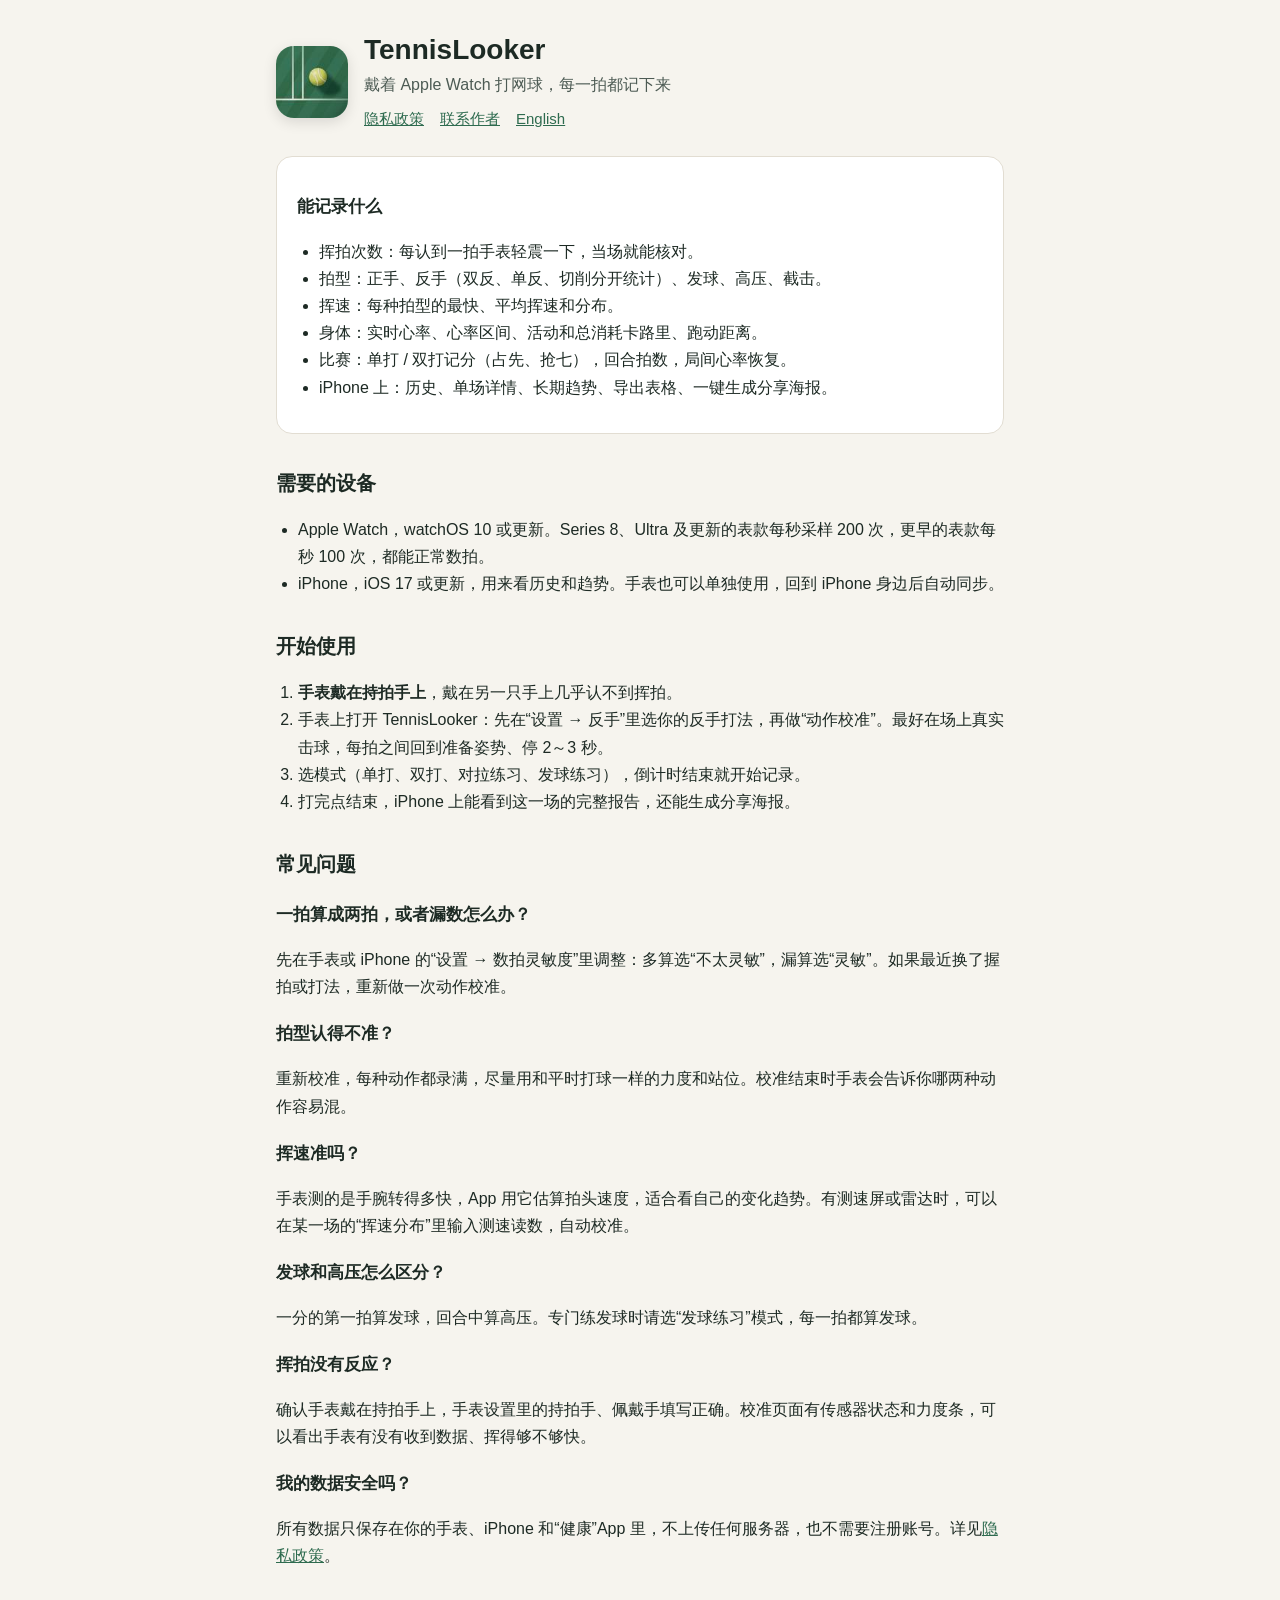
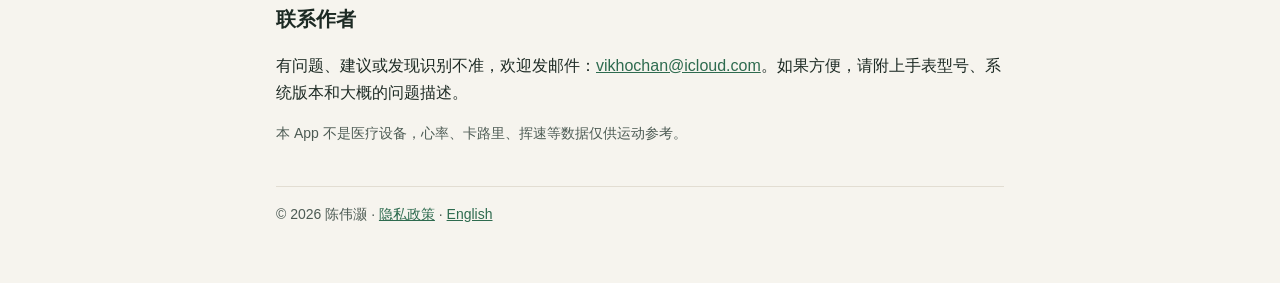
<file: index.html>
<!doctype html>
<html lang="zh-Hans">
<head>
<meta charset="utf-8">
<meta name="viewport" content="width=device-width, initial-scale=1">
<title>TennisLooker · Apple Watch 网球记录</title>
<meta name="description" content="TennisLooker：戴着 Apple Watch 打网球，自动记录挥拍次数、正反手、发球、挥速、心率和卡路里。">
<link rel="icon" href="icon.jpg">
<link rel="stylesheet" href="style.css">
</head>
<body>
<main>
  <header class="hero">
    <img src="icon.jpg" alt="TennisLooker 图标">
    <div>
      <h1>TennisLooker</h1>
      <p class="tagline">戴着 Apple Watch 打网球，每一拍都记下来</p>
      <nav class="links"><a href="privacy.html">隐私政策</a><a href="mailto:vikhochan@icloud.com">联系作者</a><a href="en.html">English</a></nav>
    </div>
  </header>

  <div class="card">
    <h3>能记录什么</h3>
    <ul>
      <li>挥拍次数：每认到一拍手表轻震一下，当场就能核对。</li>
      <li>拍型：正手、反手（双反、单反、切削分开统计）、发球、高压、截击。</li>
      <li>挥速：每种拍型的最快、平均挥速和分布。</li>
      <li>身体：实时心率、心率区间、活动和总消耗卡路里、跑动距离。</li>
      <li>比赛：单打 / 双打记分（占先、抢七），回合拍数，局间心率恢复。</li>
      <li>iPhone 上：历史、单场详情、长期趋势、导出表格、一键生成分享海报。</li>
    </ul>
  </div>

  <h2>需要的设备</h2>
  <ul>
    <li>Apple Watch，watchOS 10 或更新。Series 8、Ultra 及更新的表款每秒采样 200 次，更早的表款每秒 100 次，都能正常数拍。</li>
    <li>iPhone，iOS 17 或更新，用来看历史和趋势。手表也可以单独使用，回到 iPhone 身边后自动同步。</li>
  </ul>

  <h2>开始使用</h2>
  <ol>
    <li><strong>手表戴在持拍手上</strong>，戴在另一只手上几乎认不到挥拍。</li>
    <li>手表上打开 TennisLooker：先在“设置 → 反手”里选你的反手打法，再做“动作校准”。最好在场上真实击球，每拍之间回到准备姿势、停 2～3 秒。</li>
    <li>选模式（单打、双打、对拉练习、发球练习），倒计时结束就开始记录。</li>
    <li>打完点结束，iPhone 上能看到这一场的完整报告，还能生成分享海报。</li>
  </ol>

  <h2>常见问题</h2>
  <h3>一拍算成两拍，或者漏数怎么办？</h3>
  <p>先在手表或 iPhone 的“设置 → 数拍灵敏度”里调整：多算选“不太灵敏”，漏算选“灵敏”。如果最近换了握拍或打法，重新做一次动作校准。</p>
  <h3>拍型认得不准？</h3>
  <p>重新校准，每种动作都录满，尽量用和平时打球一样的力度和站位。校准结束时手表会告诉你哪两种动作容易混。</p>
  <h3>挥速准吗？</h3>
  <p>手表测的是手腕转得多快，App 用它估算拍头速度，适合看自己的变化趋势。有测速屏或雷达时，可以在某一场的“挥速分布”里输入测速读数，自动校准。</p>
  <h3>发球和高压怎么区分？</h3>
  <p>一分的第一拍算发球，回合中算高压。专门练发球时请选“发球练习”模式，每一拍都算发球。</p>
  <h3>挥拍没有反应？</h3>
  <p>确认手表戴在持拍手上，手表设置里的持拍手、佩戴手填写正确。校准页面有传感器状态和力度条，可以看出手表有没有收到数据、挥得够不够快。</p>
  <h3>我的数据安全吗？</h3>
  <p>所有数据只保存在你的手表、iPhone 和“健康”App 里，不上传任何服务器，也不需要注册账号。详见<a href="privacy.html">隐私政策</a>。</p>

  <h2>联系作者</h2>
  <p>有问题、建议或发现识别不准，欢迎发邮件：<a href="mailto:vikhochan@icloud.com">vikhochan@icloud.com</a>。如果方便，请附上手表型号、系统版本和大概的问题描述。</p>

  <p class="muted">本 App 不是医疗设备，心率、卡路里、挥速等数据仅供运动参考。</p>

  <footer>© 2026 陈伟灏 · <a href="privacy.html">隐私政策</a> · <a href="en.html">English</a></footer>
</main>
</body>
</html>
</file>
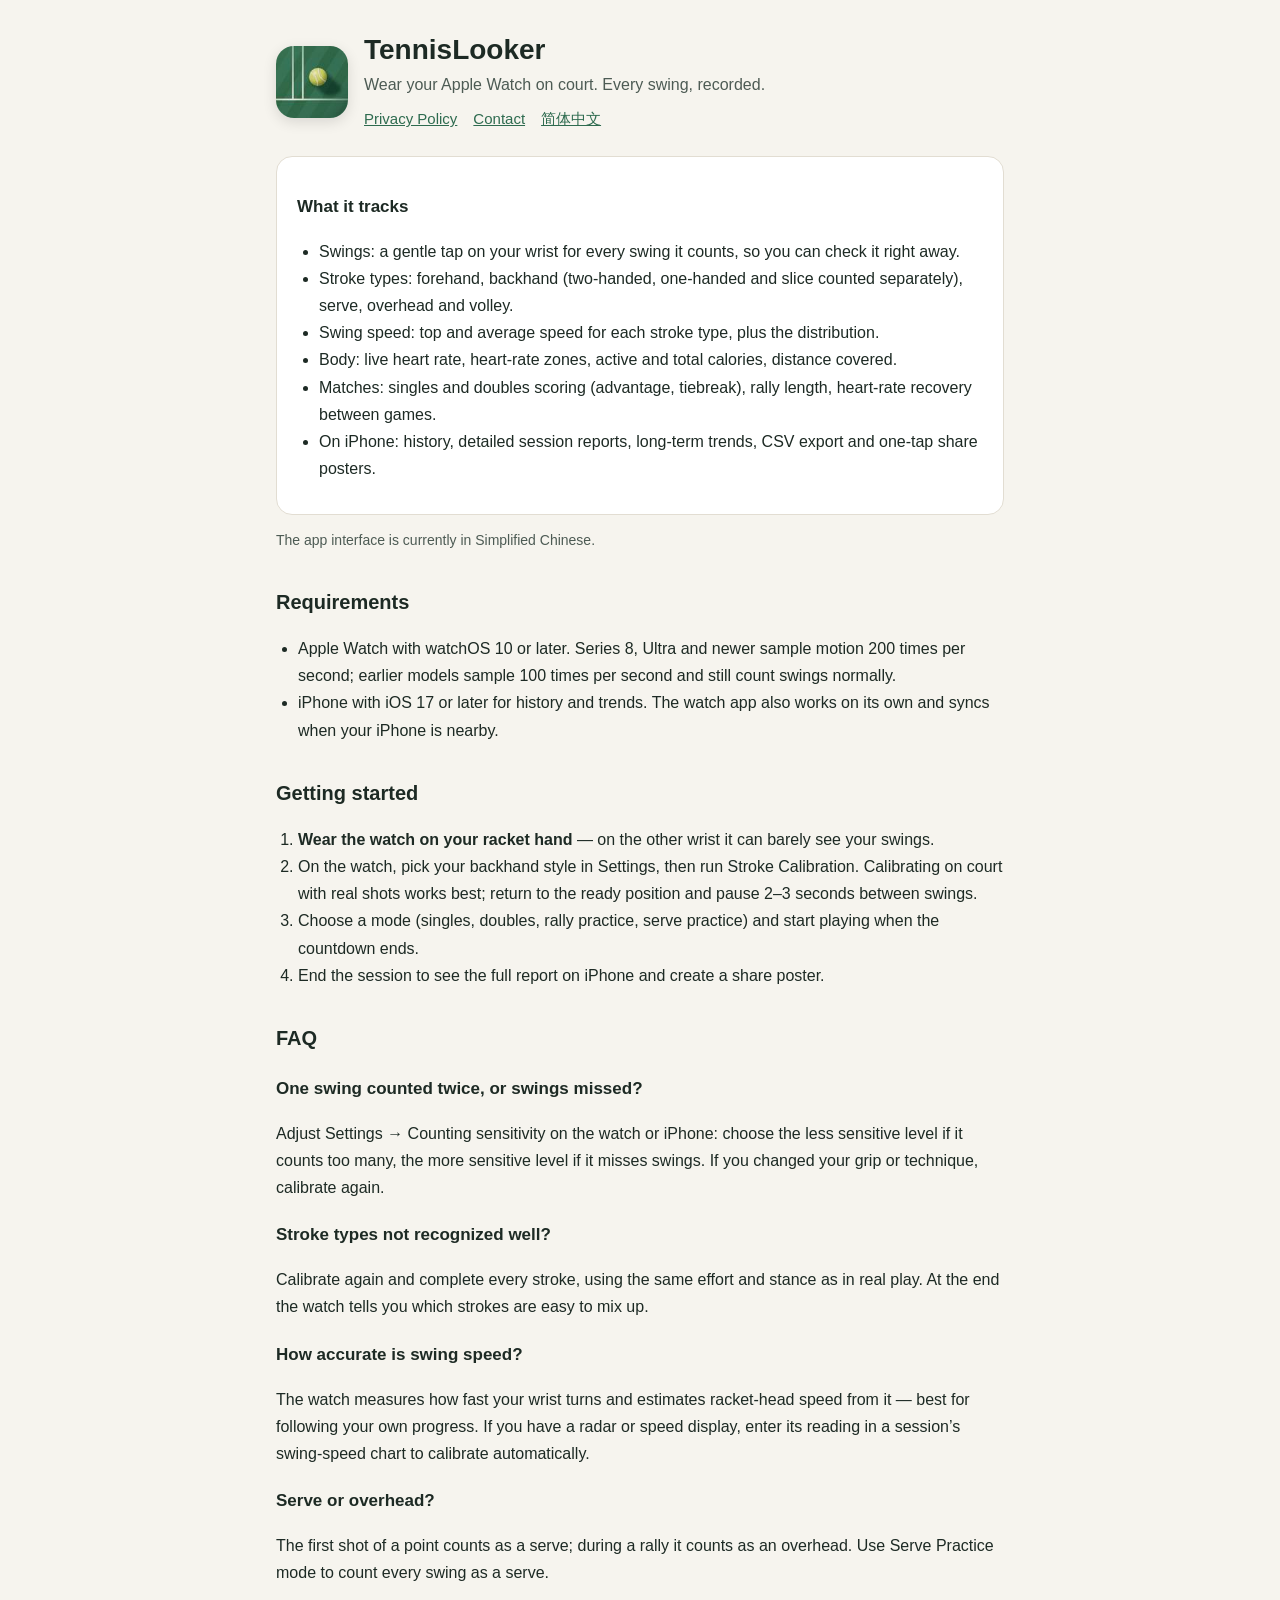
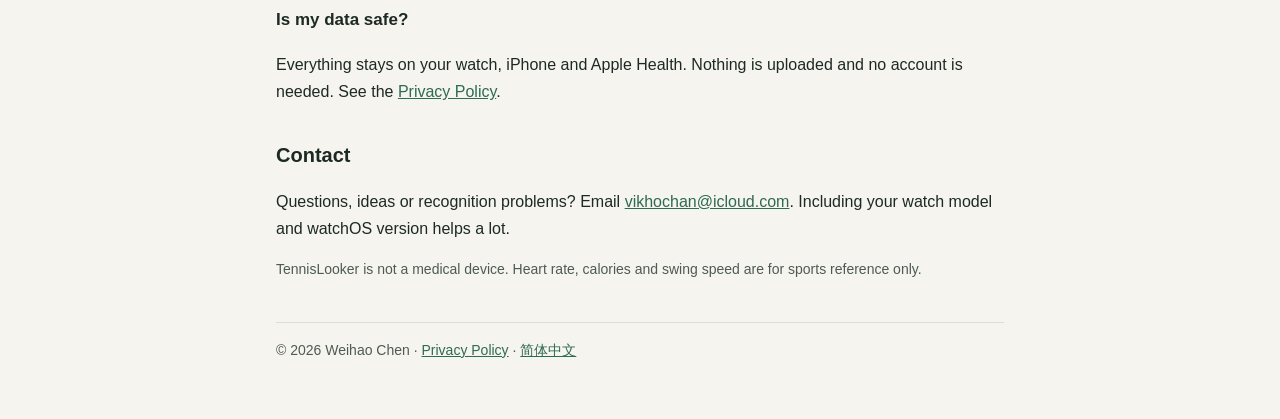
<file: en.html>
<!doctype html>
<html lang="en">
<head>
<meta charset="utf-8">
<meta name="viewport" content="width=device-width, initial-scale=1">
<title>TennisLooker · Tennis tracker for Apple Watch</title>
<meta name="description" content="TennisLooker: wear your Apple Watch on court and automatically track swings, forehands, backhands, serves, swing speed, heart rate and calories.">
<link rel="icon" href="icon.jpg">
<link rel="stylesheet" href="style.css">
</head>
<body>
<main>
  <header class="hero">
    <img src="icon.jpg" alt="TennisLooker icon">
    <div>
      <h1>TennisLooker</h1>
      <p class="tagline">Wear your Apple Watch on court. Every swing, recorded.</p>
      <nav class="links"><a href="privacy-en.html">Privacy Policy</a><a href="mailto:vikhochan@icloud.com">Contact</a><a href="./">简体中文</a></nav>
    </div>
  </header>

  <div class="card">
    <h3>What it tracks</h3>
    <ul>
      <li>Swings: a gentle tap on your wrist for every swing it counts, so you can check it right away.</li>
      <li>Stroke types: forehand, backhand (two-handed, one-handed and slice counted separately), serve, overhead and volley.</li>
      <li>Swing speed: top and average speed for each stroke type, plus the distribution.</li>
      <li>Body: live heart rate, heart-rate zones, active and total calories, distance covered.</li>
      <li>Matches: singles and doubles scoring (advantage, tiebreak), rally length, heart-rate recovery between games.</li>
      <li>On iPhone: history, detailed session reports, long-term trends, CSV export and one-tap share posters.</li>
    </ul>
  </div>

  <p class="muted">The app interface is currently in Simplified Chinese.</p>

  <h2>Requirements</h2>
  <ul>
    <li>Apple Watch with watchOS 10 or later. Series 8, Ultra and newer sample motion 200 times per second; earlier models sample 100 times per second and still count swings normally.</li>
    <li>iPhone with iOS 17 or later for history and trends. The watch app also works on its own and syncs when your iPhone is nearby.</li>
  </ul>

  <h2>Getting started</h2>
  <ol>
    <li><strong>Wear the watch on your racket hand</strong> — on the other wrist it can barely see your swings.</li>
    <li>On the watch, pick your backhand style in Settings, then run Stroke Calibration. Calibrating on court with real shots works best; return to the ready position and pause 2–3 seconds between swings.</li>
    <li>Choose a mode (singles, doubles, rally practice, serve practice) and start playing when the countdown ends.</li>
    <li>End the session to see the full report on iPhone and create a share poster.</li>
  </ol>

  <h2>FAQ</h2>
  <h3>One swing counted twice, or swings missed?</h3>
  <p>Adjust Settings → Counting sensitivity on the watch or iPhone: choose the less sensitive level if it counts too many, the more sensitive level if it misses swings. If you changed your grip or technique, calibrate again.</p>
  <h3>Stroke types not recognized well?</h3>
  <p>Calibrate again and complete every stroke, using the same effort and stance as in real play. At the end the watch tells you which strokes are easy to mix up.</p>
  <h3>How accurate is swing speed?</h3>
  <p>The watch measures how fast your wrist turns and estimates racket-head speed from it — best for following your own progress. If you have a radar or speed display, enter its reading in a session’s swing-speed chart to calibrate automatically.</p>
  <h3>Serve or overhead?</h3>
  <p>The first shot of a point counts as a serve; during a rally it counts as an overhead. Use Serve Practice mode to count every swing as a serve.</p>
  <h3>Is my data safe?</h3>
  <p>Everything stays on your watch, iPhone and Apple Health. Nothing is uploaded and no account is needed. See the <a href="privacy-en.html">Privacy Policy</a>.</p>

  <h2>Contact</h2>
  <p>Questions, ideas or recognition problems? Email <a href="mailto:vikhochan@icloud.com">vikhochan@icloud.com</a>. Including your watch model and watchOS version helps a lot.</p>

  <p class="muted">TennisLooker is not a medical device. Heart rate, calories and swing speed are for sports reference only.</p>

  <footer>© 2026 Weihao Chen · <a href="privacy-en.html">Privacy Policy</a> · <a href="./">简体中文</a></footer>
</main>
</body>
</html>
</file>
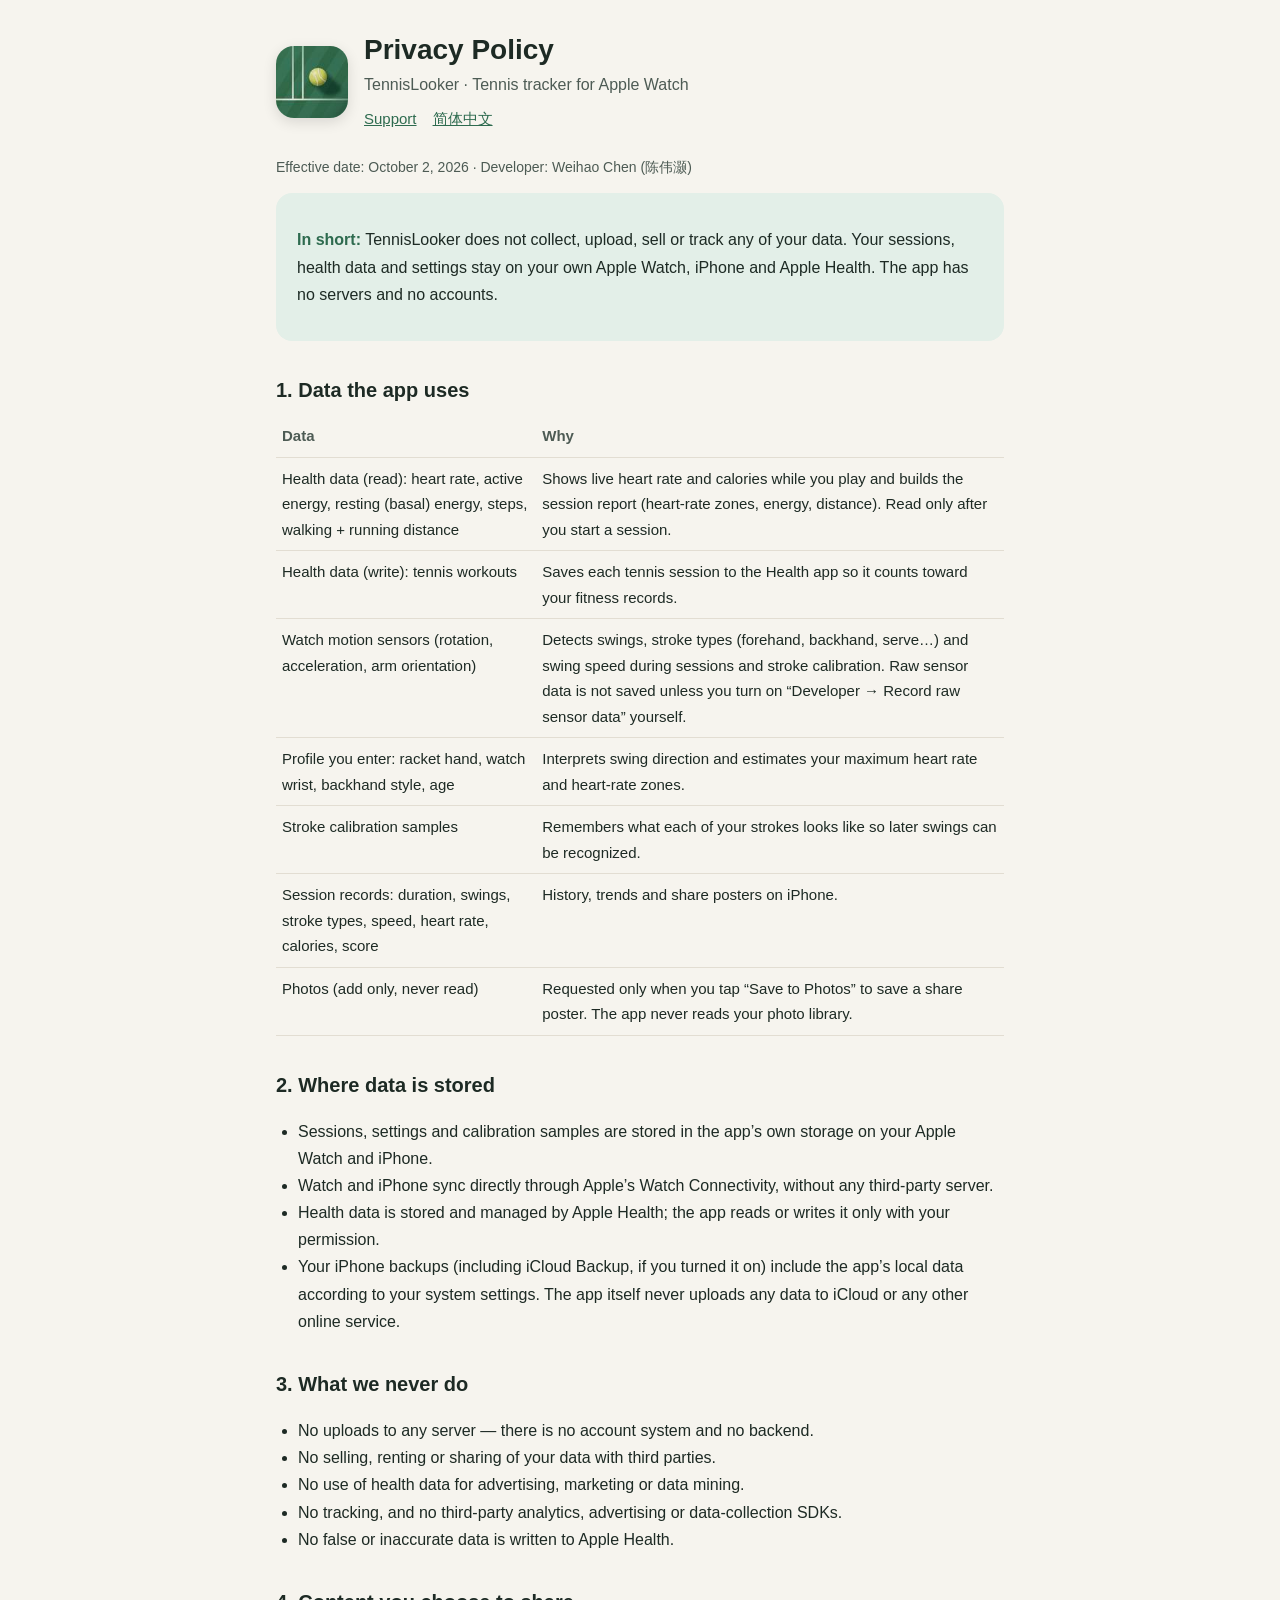
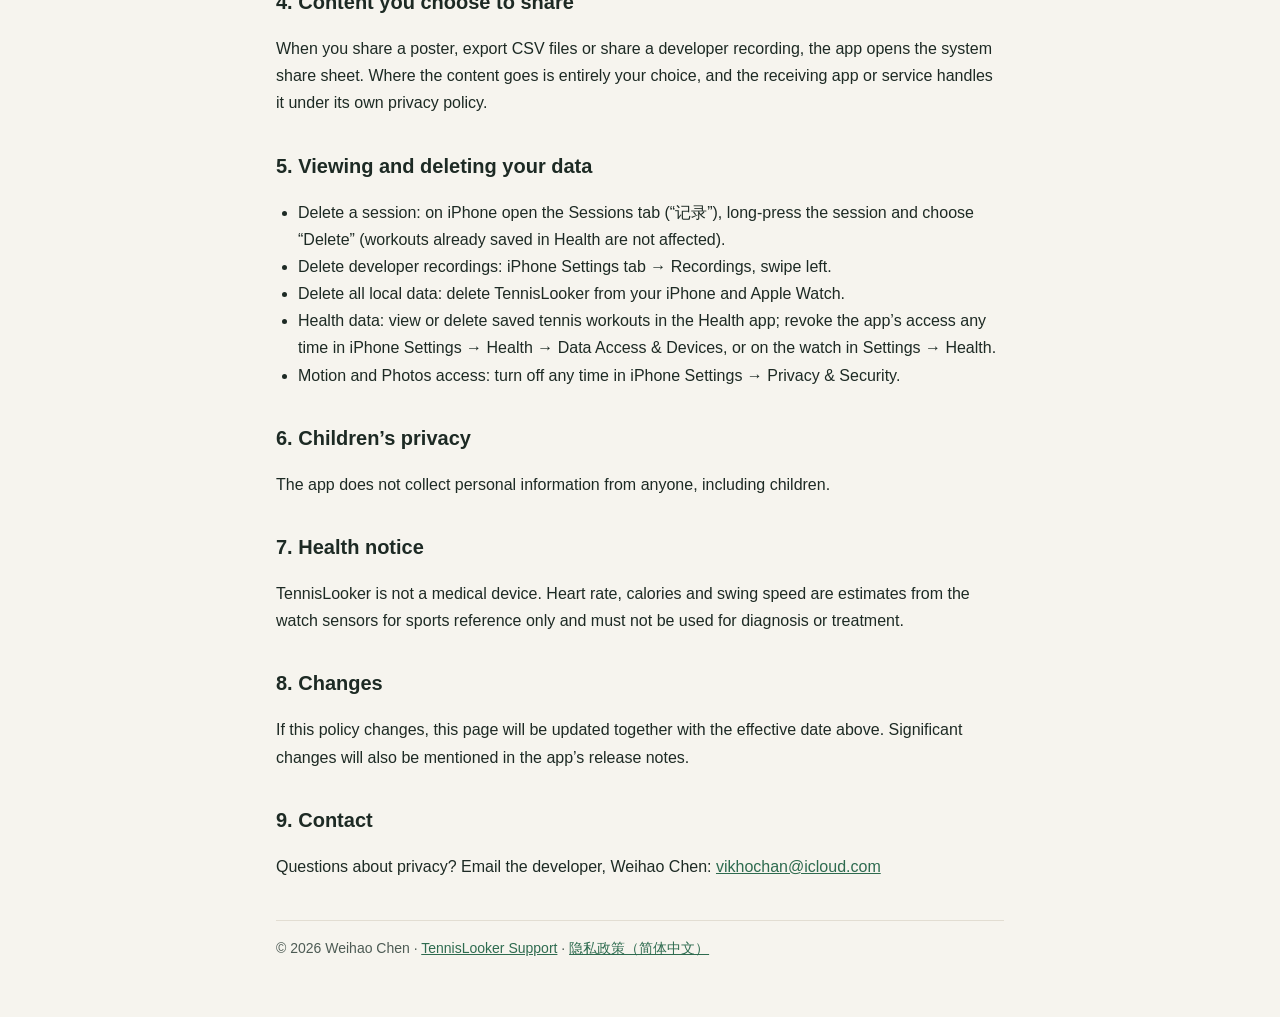
<file: privacy-en.html>
<!doctype html>
<html lang="en">
<head>
<meta charset="utf-8">
<meta name="viewport" content="width=device-width, initial-scale=1">
<title>Privacy Policy · TennisLooker</title>
<meta name="description" content="TennisLooker privacy policy: no data collection, no uploads, no tracking. Everything stays on your devices.">
<link rel="icon" href="icon.jpg">
<link rel="stylesheet" href="style.css">
</head>
<body>
<main>
  <header class="hero">
    <img src="icon.jpg" alt="TennisLooker icon">
    <div>
      <h1>Privacy Policy</h1>
      <p class="tagline">TennisLooker · Tennis tracker for Apple Watch</p>
      <nav class="links"><a href="en.html">Support</a><a href="privacy.html">简体中文</a></nav>
    </div>
  </header>

  <p class="muted">Effective date: October 2, 2026 · Developer: Weihao Chen (陈伟灏)</p>

  <div class="card summary">
    <p><strong>In short:</strong> TennisLooker does not collect, upload, sell or track any of your data. Your sessions, health data and settings stay on your own Apple Watch, iPhone and Apple Health. The app has no servers and no accounts.</p>
  </div>

  <h2>1. Data the app uses</h2>
  <table>
    <tr><th>Data</th><th>Why</th></tr>
    <tr><td>Health data (read): heart rate, active energy, resting (basal) energy, steps, walking + running distance</td><td>Shows live heart rate and calories while you play and builds the session report (heart-rate zones, energy, distance). Read only after you start a session.</td></tr>
    <tr><td>Health data (write): tennis workouts</td><td>Saves each tennis session to the Health app so it counts toward your fitness records.</td></tr>
    <tr><td>Watch motion sensors (rotation, acceleration, arm orientation)</td><td>Detects swings, stroke types (forehand, backhand, serve…) and swing speed during sessions and stroke calibration. Raw sensor data is not saved unless you turn on “Developer → Record raw sensor data” yourself.</td></tr>
    <tr><td>Profile you enter: racket hand, watch wrist, backhand style, age</td><td>Interprets swing direction and estimates your maximum heart rate and heart-rate zones.</td></tr>
    <tr><td>Stroke calibration samples</td><td>Remembers what each of your strokes looks like so later swings can be recognized.</td></tr>
    <tr><td>Session records: duration, swings, stroke types, speed, heart rate, calories, score</td><td>History, trends and share posters on iPhone.</td></tr>
    <tr><td>Photos (add only, never read)</td><td>Requested only when you tap “Save to Photos” to save a share poster. The app never reads your photo library.</td></tr>
  </table>

  <h2>2. Where data is stored</h2>
  <ul>
    <li>Sessions, settings and calibration samples are stored in the app’s own storage on your Apple Watch and iPhone.</li>
    <li>Watch and iPhone sync directly through Apple’s Watch Connectivity, without any third-party server.</li>
    <li>Health data is stored and managed by Apple Health; the app reads or writes it only with your permission.</li>
    <li>Your iPhone backups (including iCloud Backup, if you turned it on) include the app’s local data according to your system settings. The app itself never uploads any data to iCloud or any other online service.</li>
  </ul>

  <h2>3. What we never do</h2>
  <ul>
    <li>No uploads to any server — there is no account system and no backend.</li>
    <li>No selling, renting or sharing of your data with third parties.</li>
    <li>No use of health data for advertising, marketing or data mining.</li>
    <li>No tracking, and no third-party analytics, advertising or data-collection SDKs.</li>
    <li>No false or inaccurate data is written to Apple Health.</li>
  </ul>

  <h2>4. Content you choose to share</h2>
  <p>When you share a poster, export CSV files or share a developer recording, the app opens the system share sheet. Where the content goes is entirely your choice, and the receiving app or service handles it under its own privacy policy.</p>

  <h2>5. Viewing and deleting your data</h2>
  <ul>
    <li>Delete a session: on iPhone open the Sessions tab (“记录”), long-press the session and choose “Delete” (workouts already saved in Health are not affected).</li>
    <li>Delete developer recordings: iPhone Settings tab → Recordings, swipe left.</li>
    <li>Delete all local data: delete TennisLooker from your iPhone and Apple Watch.</li>
    <li>Health data: view or delete saved tennis workouts in the Health app; revoke the app’s access any time in iPhone Settings → Health → Data Access &amp; Devices, or on the watch in Settings → Health.</li>
    <li>Motion and Photos access: turn off any time in iPhone Settings → Privacy &amp; Security.</li>
  </ul>

  <h2>6. Children’s privacy</h2>
  <p>The app does not collect personal information from anyone, including children.</p>

  <h2>7. Health notice</h2>
  <p>TennisLooker is not a medical device. Heart rate, calories and swing speed are estimates from the watch sensors for sports reference only and must not be used for diagnosis or treatment.</p>

  <h2>8. Changes</h2>
  <p>If this policy changes, this page will be updated together with the effective date above. Significant changes will also be mentioned in the app’s release notes.</p>

  <h2>9. Contact</h2>
  <p>Questions about privacy? Email the developer, Weihao Chen: <a href="mailto:vikhochan@icloud.com">vikhochan@icloud.com</a></p>

  <footer>© 2026 Weihao Chen · <a href="en.html">TennisLooker Support</a> · <a href="privacy.html">隐私政策（简体中文）</a></footer>
</main>
</body>
</html>
</file>
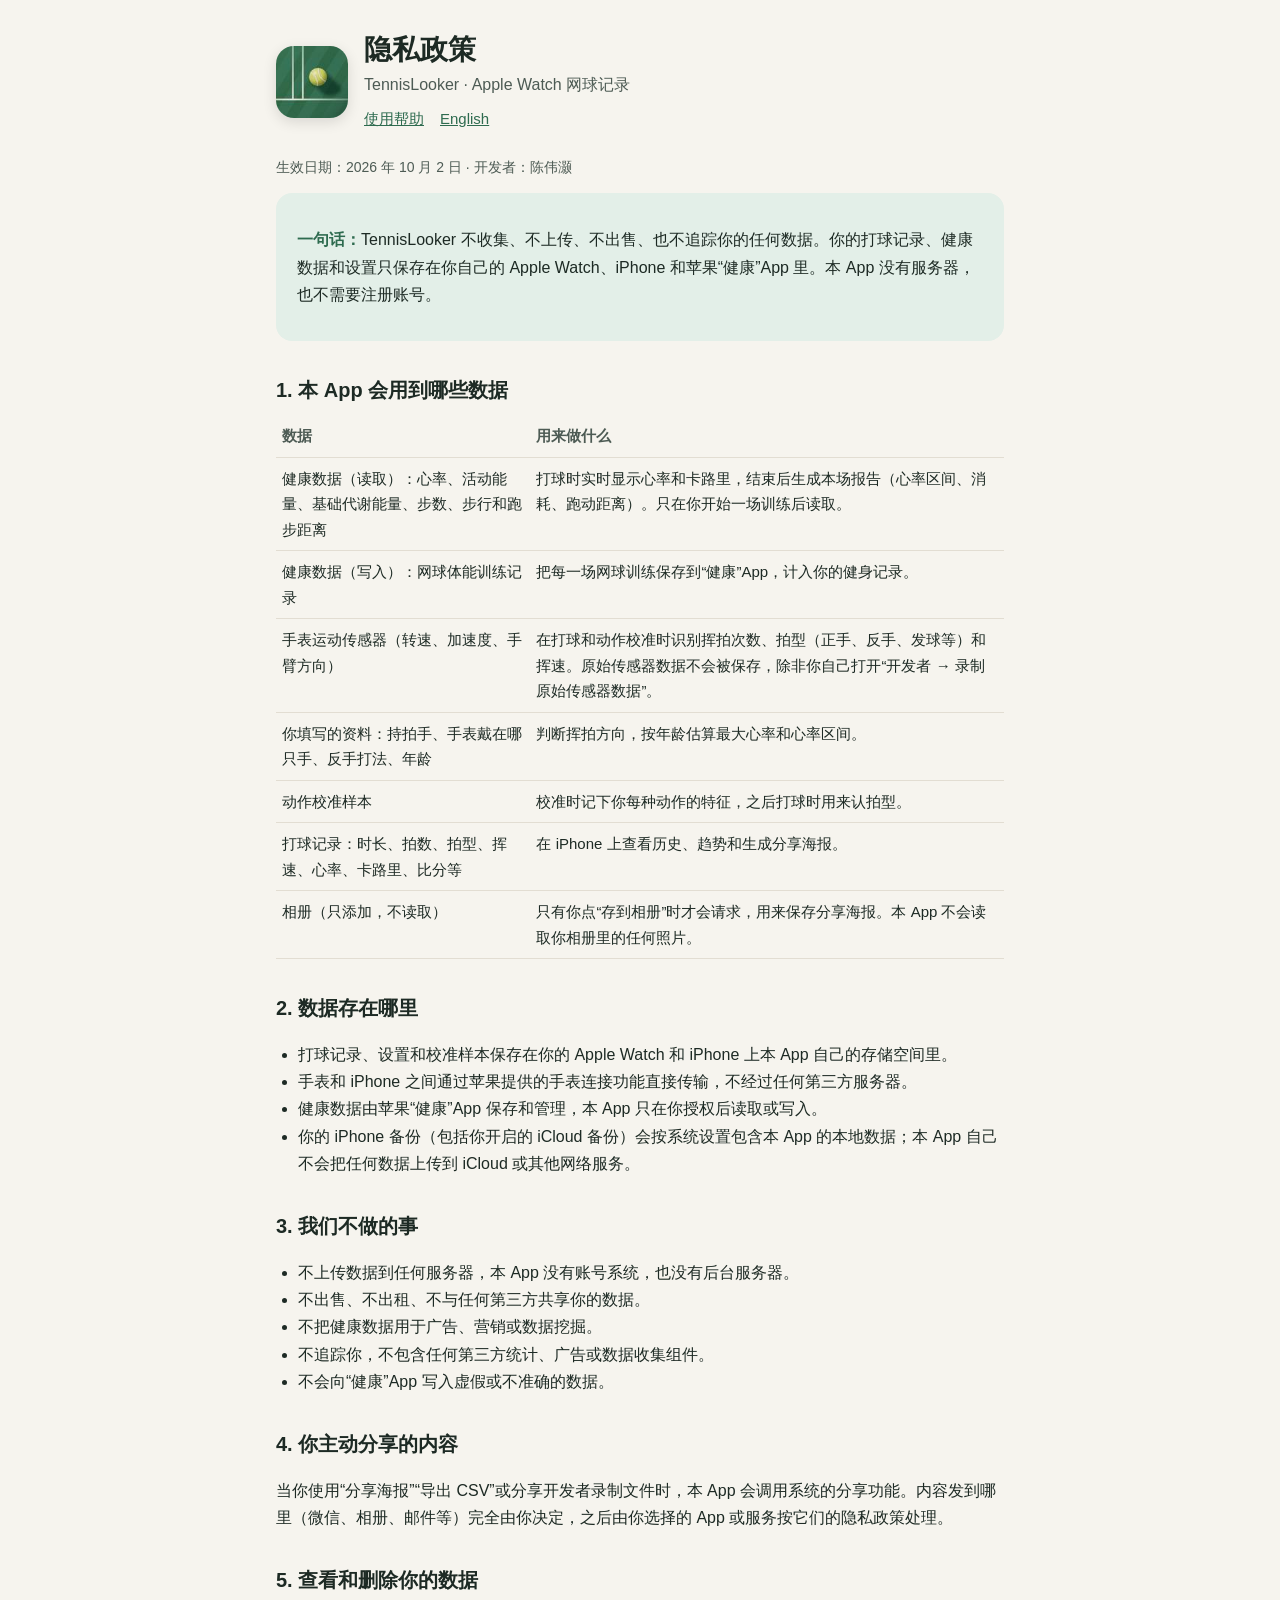
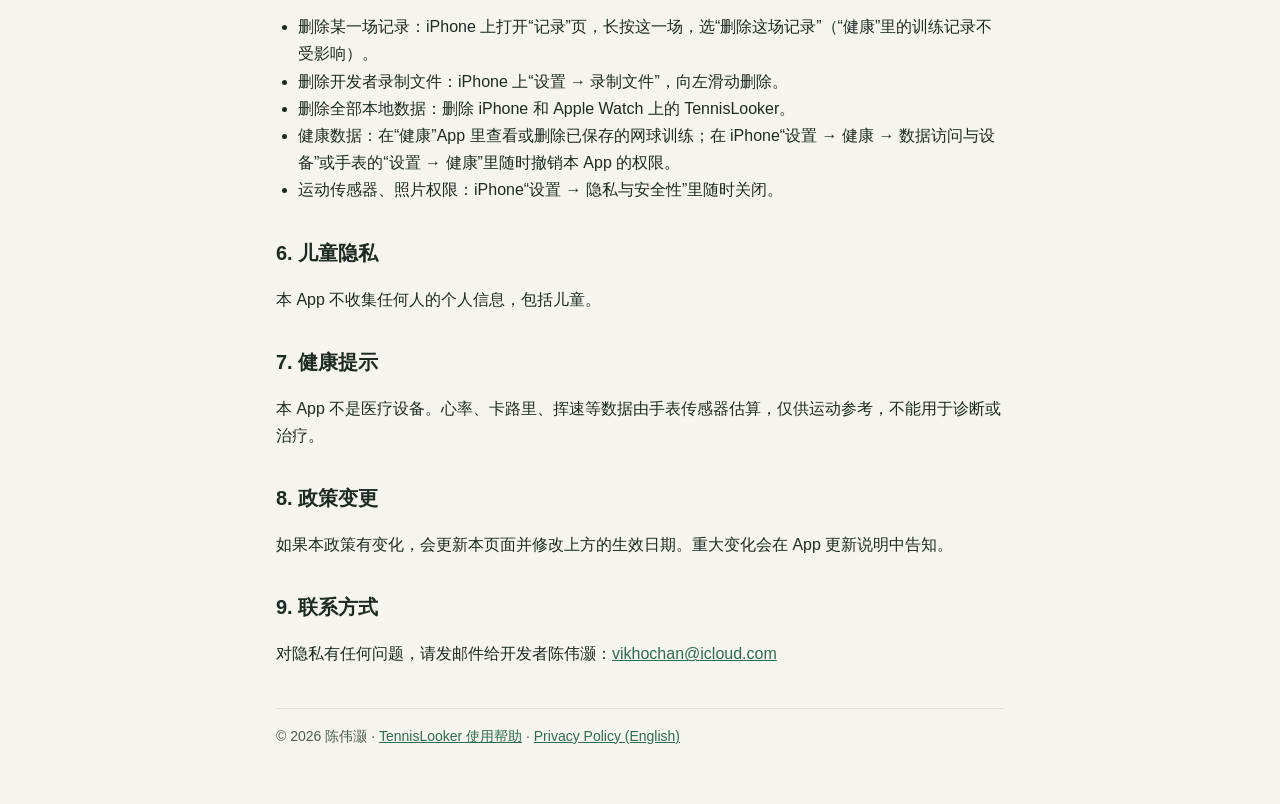
<file: privacy.html>
<!doctype html>
<html lang="zh-Hans">
<head>
<meta charset="utf-8">
<meta name="viewport" content="width=device-width, initial-scale=1">
<title>隐私政策 · TennisLooker</title>
<meta name="description" content="TennisLooker 隐私政策：不收集、不上传、不追踪，所有数据只保存在你的设备上。">
<link rel="icon" href="icon.jpg">
<link rel="stylesheet" href="style.css">
</head>
<body>
<main>
  <header class="hero">
    <img src="icon.jpg" alt="TennisLooker 图标">
    <div>
      <h1>隐私政策</h1>
      <p class="tagline">TennisLooker · Apple Watch 网球记录</p>
      <nav class="links"><a href="./">使用帮助</a><a href="privacy-en.html">English</a></nav>
    </div>
  </header>

  <p class="muted">生效日期：2026 年 10 月 2 日 · 开发者：陈伟灏</p>

  <div class="card summary">
    <p><strong>一句话：</strong>TennisLooker 不收集、不上传、不出售、也不追踪你的任何数据。你的打球记录、健康数据和设置只保存在你自己的 Apple Watch、iPhone 和苹果“健康”App 里。本 App 没有服务器，也不需要注册账号。</p>
  </div>

  <h2>1. 本 App 会用到哪些数据</h2>
  <table>
    <tr><th>数据</th><th>用来做什么</th></tr>
    <tr><td>健康数据（读取）：心率、活动能量、基础代谢能量、步数、步行和跑步距离</td><td>打球时实时显示心率和卡路里，结束后生成本场报告（心率区间、消耗、跑动距离）。只在你开始一场训练后读取。</td></tr>
    <tr><td>健康数据（写入）：网球体能训练记录</td><td>把每一场网球训练保存到“健康”App，计入你的健身记录。</td></tr>
    <tr><td>手表运动传感器（转速、加速度、手臂方向）</td><td>在打球和动作校准时识别挥拍次数、拍型（正手、反手、发球等）和挥速。原始传感器数据不会被保存，除非你自己打开“开发者 → 录制原始传感器数据”。</td></tr>
    <tr><td>你填写的资料：持拍手、手表戴在哪只手、反手打法、年龄</td><td>判断挥拍方向，按年龄估算最大心率和心率区间。</td></tr>
    <tr><td>动作校准样本</td><td>校准时记下你每种动作的特征，之后打球时用来认拍型。</td></tr>
    <tr><td>打球记录：时长、拍数、拍型、挥速、心率、卡路里、比分等</td><td>在 iPhone 上查看历史、趋势和生成分享海报。</td></tr>
    <tr><td>相册（只添加，不读取）</td><td>只有你点“存到相册”时才会请求，用来保存分享海报。本 App 不会读取你相册里的任何照片。</td></tr>
  </table>

  <h2>2. 数据存在哪里</h2>
  <ul>
    <li>打球记录、设置和校准样本保存在你的 Apple Watch 和 iPhone 上本 App 自己的存储空间里。</li>
    <li>手表和 iPhone 之间通过苹果提供的手表连接功能直接传输，不经过任何第三方服务器。</li>
    <li>健康数据由苹果“健康”App 保存和管理，本 App 只在你授权后读取或写入。</li>
    <li>你的 iPhone 备份（包括你开启的 iCloud 备份）会按系统设置包含本 App 的本地数据；本 App 自己不会把任何数据上传到 iCloud 或其他网络服务。</li>
  </ul>

  <h2>3. 我们不做的事</h2>
  <ul>
    <li>不上传数据到任何服务器，本 App 没有账号系统，也没有后台服务器。</li>
    <li>不出售、不出租、不与任何第三方共享你的数据。</li>
    <li>不把健康数据用于广告、营销或数据挖掘。</li>
    <li>不追踪你，不包含任何第三方统计、广告或数据收集组件。</li>
    <li>不会向“健康”App 写入虚假或不准确的数据。</li>
  </ul>

  <h2>4. 你主动分享的内容</h2>
  <p>当你使用“分享海报”“导出 CSV”或分享开发者录制文件时，本 App 会调用系统的分享功能。内容发到哪里（微信、相册、邮件等）完全由你决定，之后由你选择的 App 或服务按它们的隐私政策处理。</p>

  <h2>5. 查看和删除你的数据</h2>
  <ul>
    <li>删除某一场记录：iPhone 上打开“记录”页，长按这一场，选“删除这场记录”（“健康”里的训练记录不受影响）。</li>
    <li>删除开发者录制文件：iPhone 上“设置 → 录制文件”，向左滑动删除。</li>
    <li>删除全部本地数据：删除 iPhone 和 Apple Watch 上的 TennisLooker。</li>
    <li>健康数据：在“健康”App 里查看或删除已保存的网球训练；在 iPhone“设置 → 健康 → 数据访问与设备”或手表的“设置 → 健康”里随时撤销本 App 的权限。</li>
    <li>运动传感器、照片权限：iPhone“设置 → 隐私与安全性”里随时关闭。</li>
  </ul>

  <h2>6. 儿童隐私</h2>
  <p>本 App 不收集任何人的个人信息，包括儿童。</p>

  <h2>7. 健康提示</h2>
  <p>本 App 不是医疗设备。心率、卡路里、挥速等数据由手表传感器估算，仅供运动参考，不能用于诊断或治疗。</p>

  <h2>8. 政策变更</h2>
  <p>如果本政策有变化，会更新本页面并修改上方的生效日期。重大变化会在 App 更新说明中告知。</p>

  <h2>9. 联系方式</h2>
  <p>对隐私有任何问题，请发邮件给开发者陈伟灏：<a href="mailto:vikhochan@icloud.com">vikhochan@icloud.com</a></p>

  <footer>© 2026 陈伟灏 · <a href="./">TennisLooker 使用帮助</a> · <a href="privacy-en.html">Privacy Policy (English)</a></footer>
</main>
</body>
</html>
</file>
<file: style.css>
:root {
  --bg: #f6f4ee;
  --card: #ffffff;
  --ink: #1d2a24;
  --soft: #4d5b54;
  --line: #e2ddd2;
  --accent: #2e6b4f;
  --accent-soft: #e3efe8;
}
@media (prefers-color-scheme: dark) {
  :root {
    --bg: #111714;
    --card: #19211d;
    --ink: #e9efe9;
    --soft: #a9b6ae;
    --line: #2b3630;
    --accent: #7cc49d;
    --accent-soft: #1f3128;
  }
}
* { box-sizing: border-box; }
body {
  margin: 0;
  background: var(--bg);
  color: var(--ink);
  font: 16px/1.7 -apple-system, BlinkMacSystemFont, "PingFang SC", "Helvetica Neue", "Microsoft YaHei", sans-serif;
  -webkit-text-size-adjust: 100%;
}
main { max-width: 760px; margin: 0 auto; padding: 32px 16px 56px; }
header.hero { display: flex; gap: 16px; align-items: center; margin-bottom: 24px; }
header.hero img { width: 72px; height: 72px; border-radius: 18px; box-shadow: 0 4px 14px rgba(0,0,0,.12); }
h1 { font-size: 28px; line-height: 1.25; margin: 0; }
.tagline { margin: 4px 0 0; color: var(--soft); }
h2 { font-size: 20px; margin: 32px 0 8px; }
h3 { font-size: 17px; margin: 20px 0 4px; }
p, li { color: var(--ink); }
.muted { color: var(--soft); font-size: 14px; }
a { color: var(--accent); }
.card { background: var(--card); border: 1px solid var(--line); border-radius: 16px; padding: 16px 20px; margin: 12px 0; }
.summary { background: var(--accent-soft); border: 1px solid transparent; }
.summary strong { color: var(--accent); }
ul, ol { padding-left: 22px; }
nav.links { display: flex; flex-wrap: wrap; gap: 8px 16px; margin: 8px 0 0; font-size: 15px; }
footer { margin-top: 40px; padding-top: 16px; border-top: 1px solid var(--line); color: var(--soft); font-size: 14px; }
table { width: 100%; border-collapse: collapse; font-size: 15px; }
td, th { text-align: left; padding: 8px 6px; border-bottom: 1px solid var(--line); vertical-align: top; }
th { color: var(--soft); font-weight: 600; }
</file>
